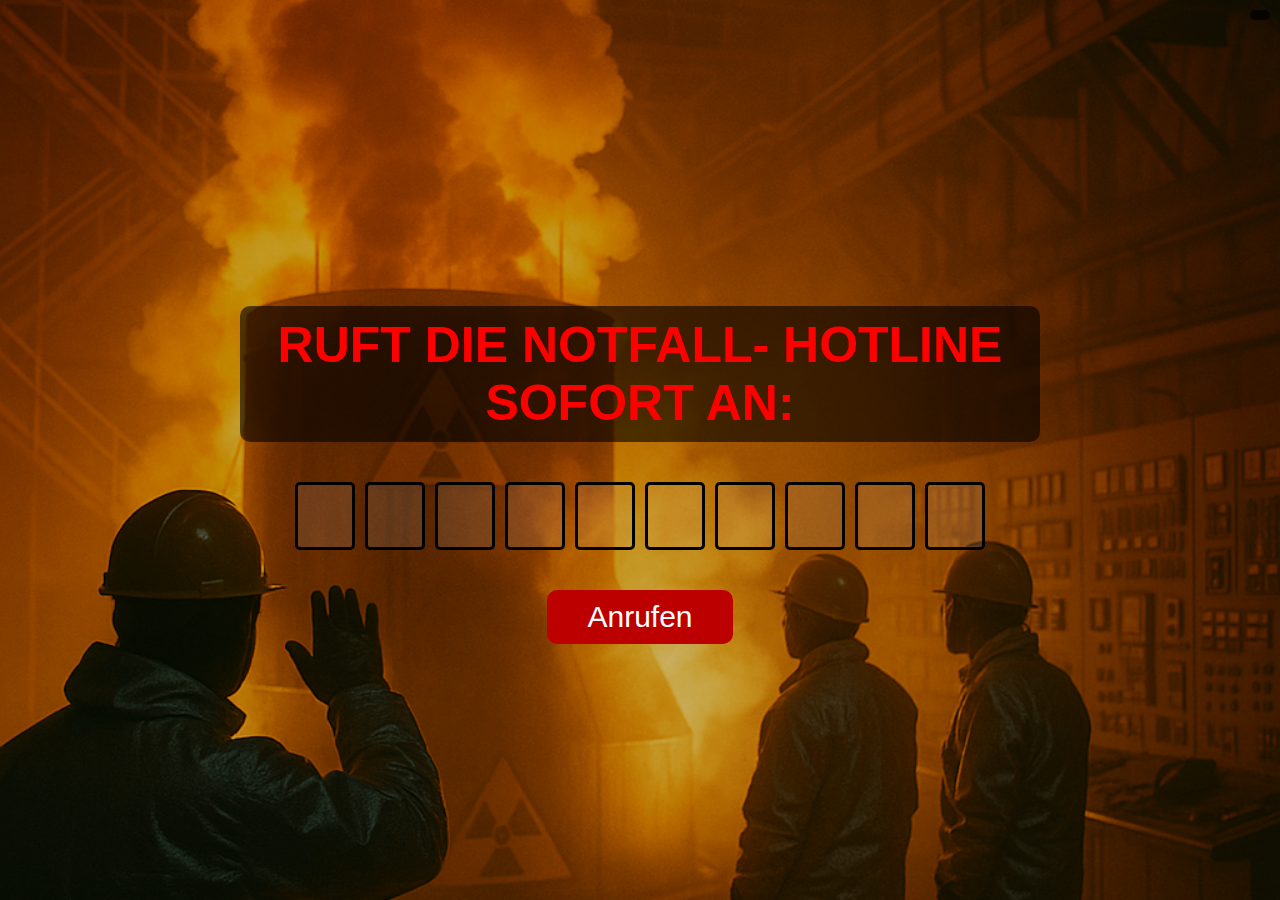
<file: Front-End (Client)/index1.html>
<!DOCTYPE html>
<html lang="de">
<head>
    <meta charset="UTF-8">
    <meta name="viewport" content="width=device-width, initial-scale=1.0">
    <title>Notfall Hotline</title>
    <link rel="stylesheet" href="style1.css">
     <link href="https://fonts.googleapis.com/css2?family=VT323&display=swap" rel="stylesheet">
  <link href="https://fonts.googleapis.com/css2?family=Press+Start+2P&display=swap" rel="stylesheet">
</head>
<body>

    <div class="background"></div>

    <div class="container">

        <p class="red-instruction">RUFT DIE NOTFALL- HOTLINE SOFORT AN:</p>

        <div class="number-inputs">
            <input type="text" maxlength="1">
            <input type="text" maxlength="1">
            <input type="text" maxlength="1">
            <input type="text" maxlength="1">
            <input type="text" maxlength="1">
            <input type="text" maxlength="1">
            <input type="text" maxlength="1">
            <input type="text" maxlength="1">
            <input type="text" maxlength="1">
            <input type="text" maxlength="1">
        </div>

        <button class="call-button">Anrufen</button>

        <div id="error-message" class="hidden">
            ❌ Falsche Nummer! Versucht es nochmal.
        </div>

        <div id="instruction" class="hidden">
            📞 Verbindung hergestellt! 
        </div>

        <audio id="callSound" src="sounds/Audio1.mp3"></audio>
        <button id="nextPageBtn" class="next-btn" style="display: none;" onclick="window.location.href='index2.html'">
            Weiter
        </button>

          <div id="globalTimer" style="position: fixed; top: 10px; right: 10px; font-size: 1.5em; background: rgba(0,0,0,0.7); color: white; padding: 5px 10px; border-radius: 5px; z-index: 1000;">
          </div>
          <script src="script_Timer.js"></script> <!-- Timer zuerst -->
        <script src="script1.js"></script>       <!-- dein Spielscript danach -->
</body>
</html>
</file>
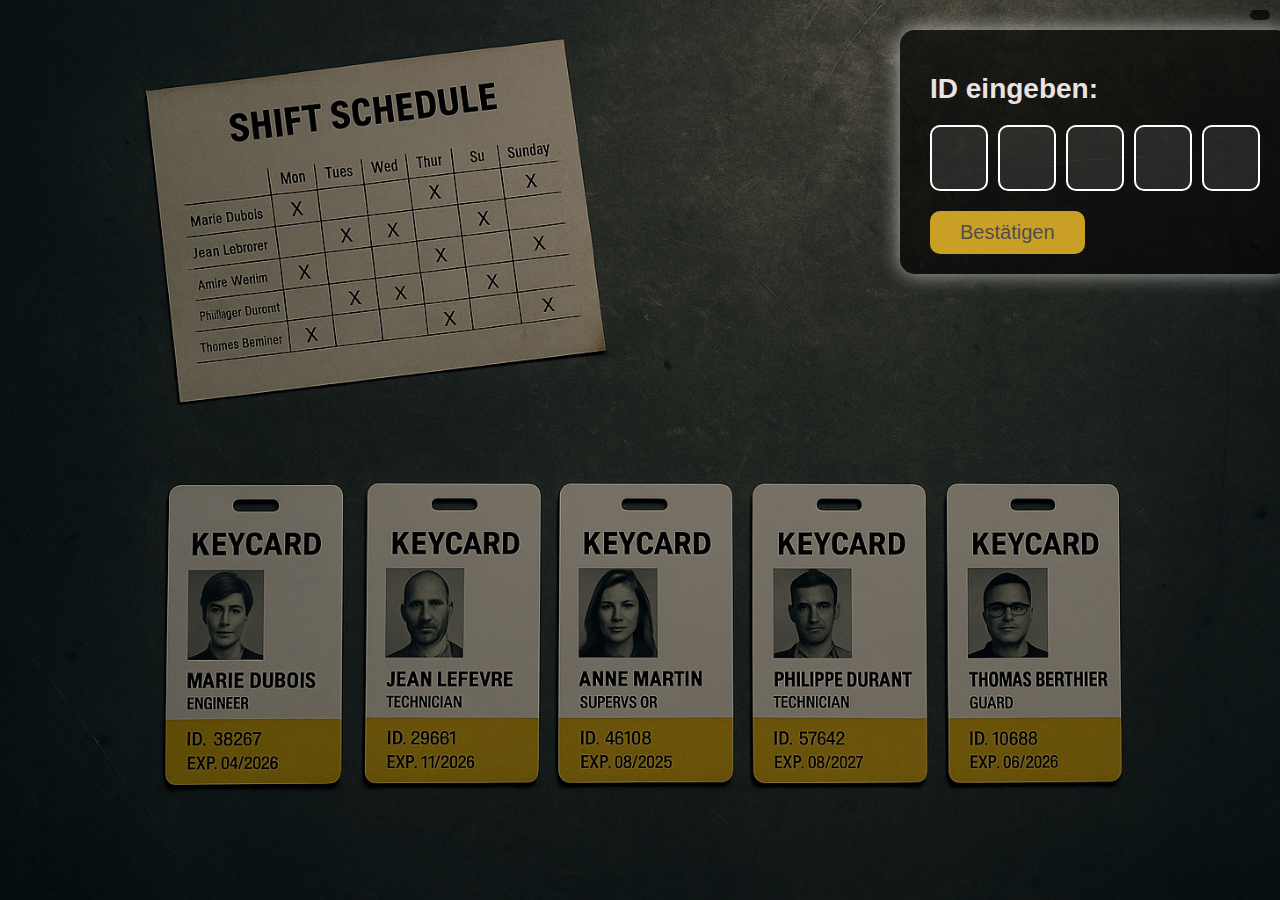
<file: Front-End (Client)/index2.html>
<!DOCTYPE html>
<html lang="de">
<head>
  <meta charset="UTF-8">
  <meta name="viewport" content="width=device-width, initial-scale=1.0">
  <title>ID Eingabe</title>
  <link rel="stylesheet" href="style2.css">
  <link href="https://fonts.googleapis.com/css2?family=VT323&display=swap" rel="stylesheet">
  <link href="https://fonts.googleapis.com/css2?family=Press+Start+2P&display=swap" rel="stylesheet">
</head>
<body>

  <div class="background"></div>


  <div class="input-section">
    <h2>ID eingeben:</h2>
    <div class="number-inputs">
      <input type="text" maxlength="1">
      <input type="text" maxlength="1">
      <input type="text" maxlength="1">
      <input type="text" maxlength="1">
      <input type="text" maxlength="1">
    </div>
    <button id="check-btn" class="submit-button">Bestätigen</button>

    <div id="instruction" class="hidden">
      ✅ Richtige ID! Zugriff gewährt.
    </div>
  </div>

  <button id="nextPageBtn" class="next-btn" style="display: none;" onclick="window.location.href='index3.html'">
    Weiter
  </button>

  <div id="globalTimer" style="position: fixed; top: 10px; right: 10px; font-size: 1.5em; background: rgba(0,0,0,0.7); color: white; padding: 5px 10px; border-radius: 5px; z-index: 1000;">
  </div>
  <script>
    document.addEventListener('click', () => {
      const audio = document.getElementById('startAudio');
      audio.play().catch(err => console.warn("Play-Fehler:", err));
    }, { once: true });
  </script>
  <script src="script_Timer.js"></script>
  <script src="script2.js"></script>
</body>
</html>
</file>
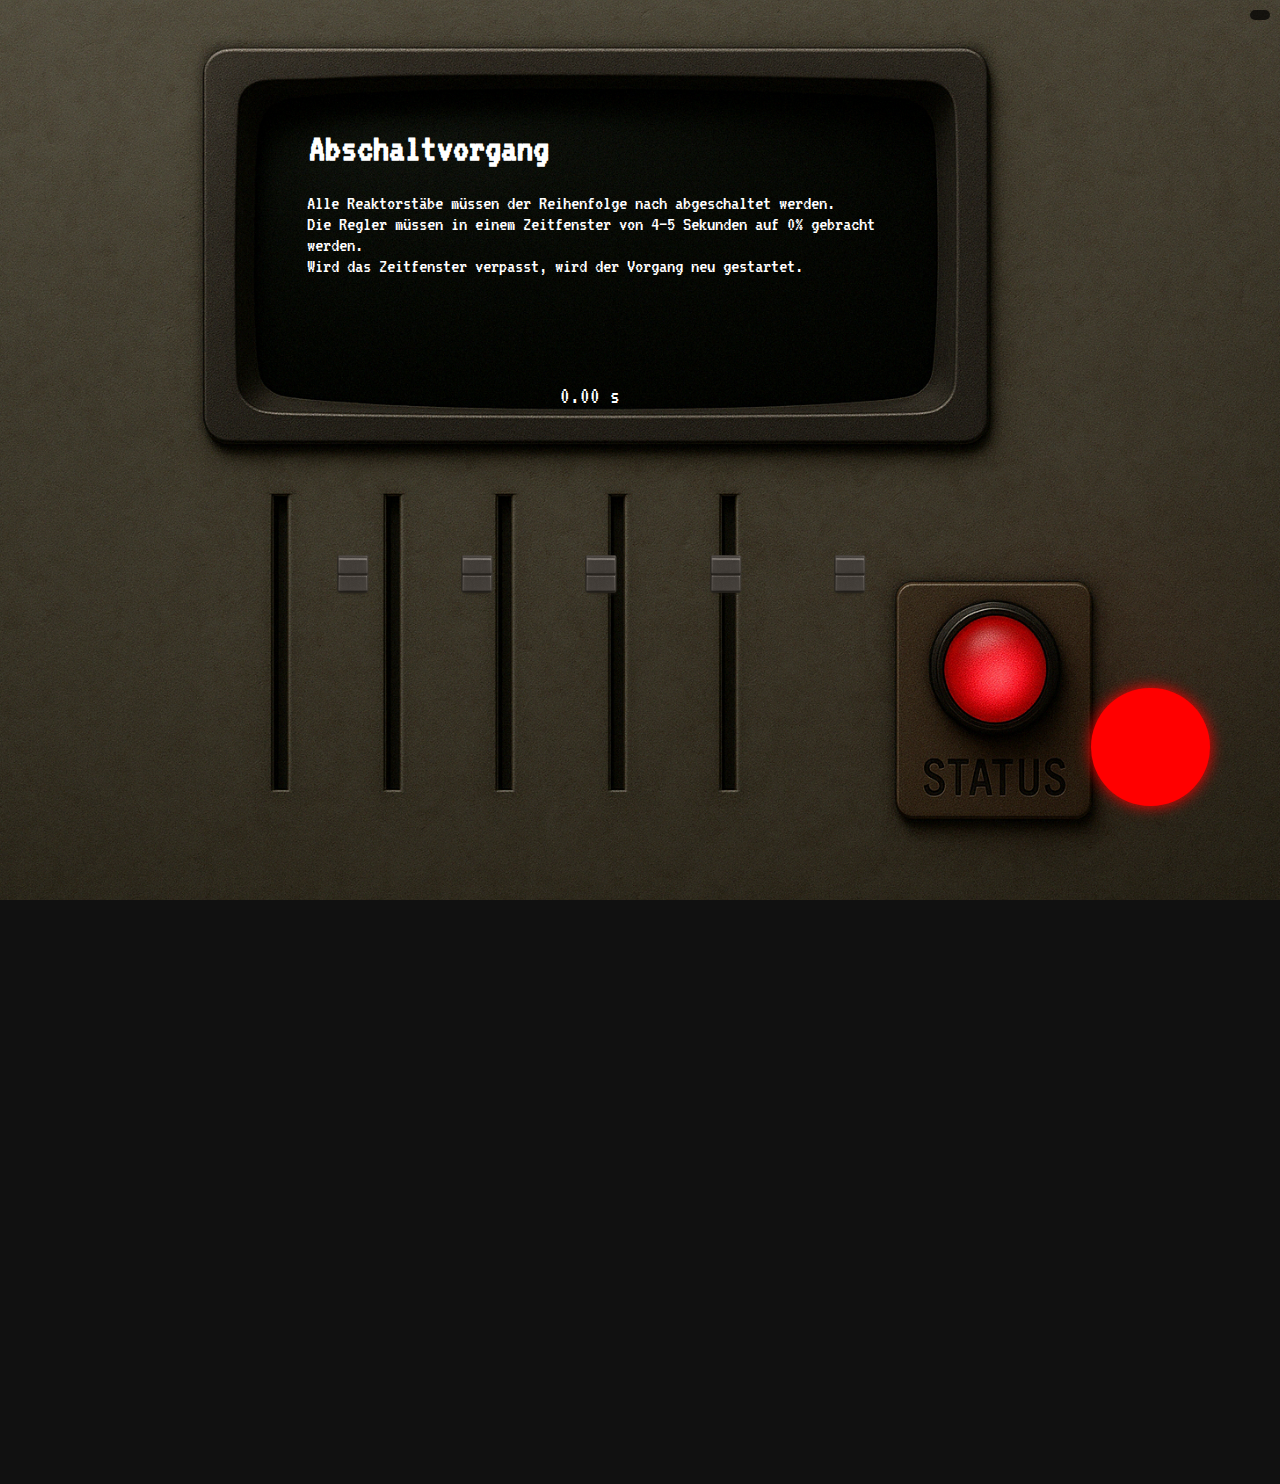
<file: Front-End (Client)/index3.html>
<!DOCTYPE html>
<html lang="de">
<head>
  <meta charset="UTF-8">
  <title>Reaktor Abschaltung</title>
  <link rel="stylesheet" href="style3.css">
  <link href="https://fonts.googleapis.com/css2?family=VT323&display=swap" rel="stylesheet">
  <link href="https://fonts.googleapis.com/css2?family=Press+Start+2P&display=swap" rel="stylesheet">
</head>
<body>
  <audio id="startAudio" src="sounds/Audio2.mp3"></audio>
  <h1>Abschaltvorgang</h1>

  <div class="instruction">
    Alle Reaktorstäbe müssen der Reihenfolge nach abgeschaltet werden. <br>
    Die Regler müssen in einem Zeitfenster von 4–5 Sekunden auf 0% gebracht werden. <br>
    Wird das Zeitfenster verpasst, wird der Vorgang neu gestartet.
  </div>

  <div class="status" id="status"></div>
  <div class="timer" id="timer">0.00 s</div>

  <div id="sliders">
    <div class="slider-container">
      <div class="slider-wrapper">
        <input type="range" min="0" max="100" value="0" class="slider">
        <img src="images/Knopf.png" class="knopf" alt="Knopf">
      </div>
    </div>
    <div class="slider-container">
      <div class="slider-wrapper">
        <input type="range" min="0" max="100" value="0" class="slider">
        <img src="images/Knopf.png" class="knopf" alt="Knopf">
      </div>
    </div>
    <div class="slider-container">
      <div class="slider-wrapper">
        <input type="range" min="0" max="100" value="0" class="slider">
        <img src="images/Knopf.png" class="knopf" alt="Knopf">
      </div>
    </div>
    <div class="slider-container">
      <div class="slider-wrapper">
        <input type="range" min="0" max="100" value="0" class="slider">
        <img src="images/Knopf.png" class="knopf" alt="Knopf">
      </div>
    </div>
    <div class="slider-container">
      <div class="slider-wrapper">
        <input type="range" min="0" max="100" value="0" class="slider">
        <img src="images/Knopf.png" class="knopf" alt="Knopf">
      </div>
    </div>
  </div>

  <div class="lamp" id="lamp"></div>
  <button id="nextPageBtn" class="next-btn" style="display: none;" onclick="window.location.href='index4.html'">
    Weiter
  </button>
  <div id="globalTimer" style="position: fixed; top: 10px; right: 10px; font-size: 1.5em; background: rgba(0,0,0,0.7); color: white; padding: 5px 10px; border-radius: 5px; z-index: 1000;">
  </div>
  <script>
    document.addEventListener('click', () => {
      const audio = document.getElementById('startAudio');
      audio.play().catch(err => console.warn("Play-Fehler:", err));
    }, { once: true });
  </script>
  <script src="script_Timer.js"></script>
  <script src="script3.js"></script>
</body>
</html>
</file>
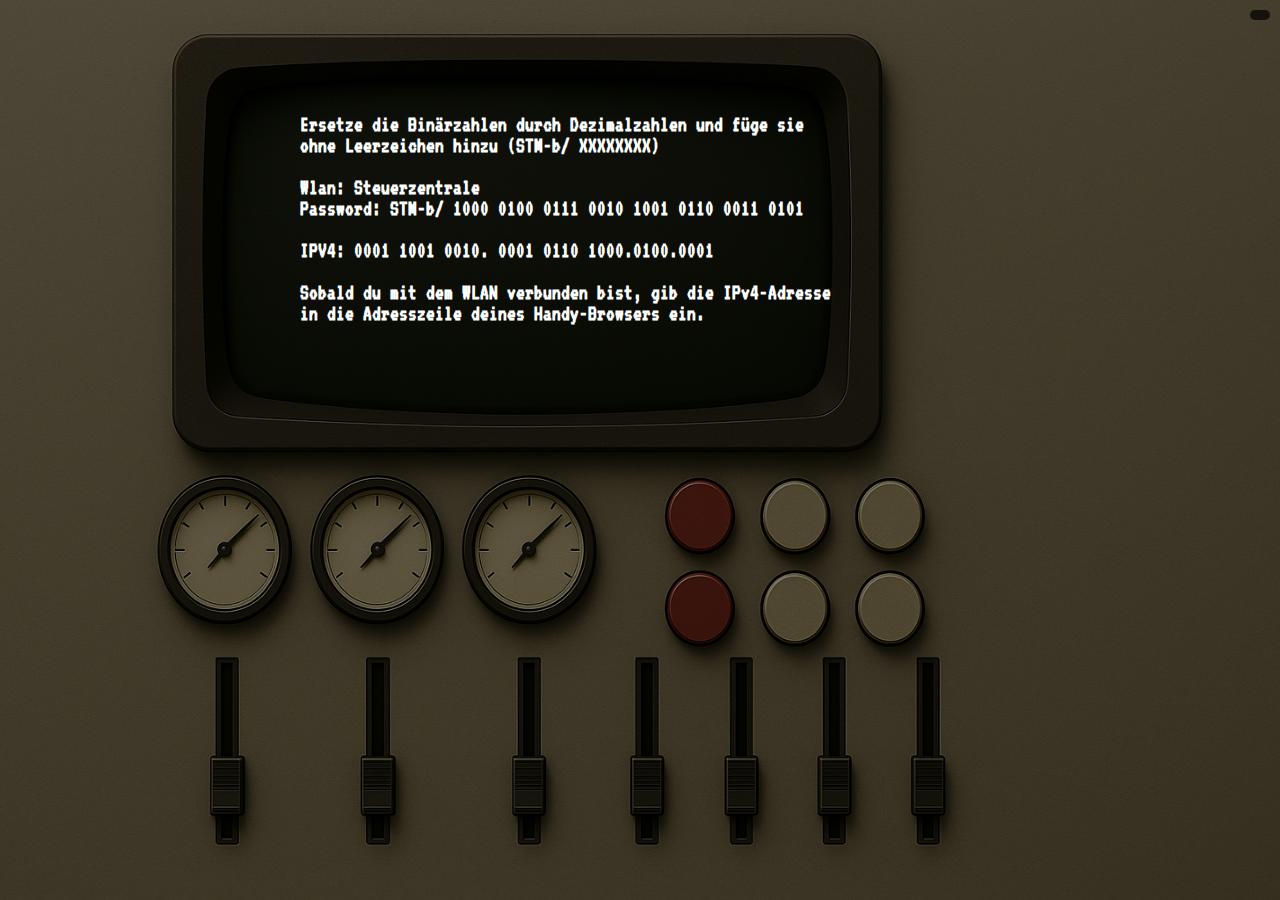
<file: Front-End (Client)/index4_1.html>
<!DOCTYPE html>
<html lang="de">
<head>
  <meta charset="UTF-8">
  <meta name="viewport" content="width=device-width, initial-scale=1.0">
  <title>Hintergrundbild mit Text</title>
  <link href="https://fonts.googleapis.com/css2?family=VT323&display=swap" rel="stylesheet">
  <link href="https://fonts.googleapis.com/css2?family=Press+Start+2P&display=swap" rel="stylesheet">
  <style>
    html, body {
      height: 100%;
      margin: 0;
      padding: 0;
      overflow: hidden;
      font-family: 'VT323', monospace;
    }

    body {
      position: relative;
    }

    .background-image {
      position: absolute;
      top: 0;
      left: 0;
      width: 100vw;
      height: 100vh;
      object-fit: cover;
      z-index: -1;
    }

    .overlay {
      position: absolute;
      top: 0;
      left: 0;
      width: 100vw;
      height: 100vh;
      background-color: rgba(0, 0, 0, 0.5);
      display: flex;
      justify-content: center;
      align-items: center;
      padding: 40px;
      box-sizing: border-box;
    }

    .overlay h1 {
      position: absolute;
      top: 100px;
      left: 300px;
      color: white;
      max-width: 42%;
      font-size: 1.35em;
    }

    .next-btn {
      position: fixed;
      top: 62%;
      left: 80%;
      transform: translate(-50%, -50%);
      padding: 0.5rem 0.5rem;
      font-size: 1.6rem;
      background-color: #00ff00;
      color: black;
      font-family: 'Press Start 2P', cursive;
      text-decoration: none;
      border: 2px solid black;
      border-radius: 10px;
      box-shadow: 0 0 10px lime;
      transition: all 0.3s ease;
      z-index: 9999;
      display: none;
    }

    .next-btn:hover {
      background-color: #00cc00;
      box-shadow: 0 0 15px lime;
    }
  </style>
</head>
<body>
  <img src="images/background4.png" alt="Hintergrund" class="background-image">
  <audio id="startAudio" src="sounds/Audio4.mp3"></audio>
  <div class="overlay">
    <h1>
      Ersetze die Binärzahlen durch Dezimalzahlen und füge sie ohne Leerzeichen hinzu (STM-b/ XXXXXXXX)<br><br>
      Wlan: Steuerzentrale <br>
      Password: STM-b/ 1000 0100 0111 0010 1001 0110 0011 0101 <br> <br>
      IPV4: 0001 1001 0010. 0001 0110 1000.0100.0001
      <br><br>
      Sobald du mit dem WLAN verbunden bist, gib die IPv4-Adresse in die Adresszeile deines Handy-Browsers ein.
    </h1>
  </div>

  <button id="nextPageBtn" class="next-btn" onclick="window.location.href='index5.html'">
    Weiter
  </button>

  <div id="globalTimer" style="position: fixed; top: 10px; right: 10px; font-size: 1.5em; background: rgba(0,0,0,0.7); color: white; padding: 5px 10px; border-radius: 5px; z-index: 1000;">
  </div>

  <script src="script_Timer.js"></script>
  <script>
    startOrResumeTimer(); // 20 Minuten
  
    function sende(ip, path) {
      fetch(`http://${ip}/${path}`)
        .then(res => res.text())
        .then(t => console.log(`[${ip}/${path}] OK`, t))
        .catch(err => console.error(`[${ip}/${path}] FEHLER`, err));
    }
  
    setInterval(() => {
      fetch("http://192.168.4.1/status")
        .then(res => res.text())
        .then(state => {
          console.log("Antwort von /status:", state);
          if (state.trim() === "true") {
            // LEDs umschalten vor Weiterleitung
            sende("192.168.4.2", "red-off");
            sende("192.168.4.2", "green-on");
  
            // 1 Sekunde warten, dann weiterleiten
            setTimeout(() => {
              window.location.href = "end.html";
            }, 1000);
          }
        })
        .catch(err => console.error("Fehler beim Abruf von /status", err));
    }, 1000);

    document.addEventListener('click', () => {
      const audio = document.getElementById('startAudio');
      audio.play().catch(err => console.warn("Play-Fehler:", err));
    }, { once: true });
  </script>
  
</body>
</html>
</file>
<file: Front-End (Client)/style1.css>
body, html {
    margin: 0;                /* Kein Außenabstand */
    padding: 0;               /* Kein Innenabstand */
    height: 100%;             /* Ganze Fensterhöhe */
    font-family: 'Orbitron', sans-serif;  /* Schriftart */
    color: white;             /* Standardtextfarbe */
    display: flex;            /* Flexbox für Zentrierung */
    justify-content: center; /* Horizontal zentrieren */
    align-items: center;     /* Vertikal zentrieren */
    overflow: hidden;        /* Scrollen verhindern */
}

.background {
    position: absolute;
    top: 0;
    left: 0;
    width: 100%;
    height: 100%;
    background-image: url('images/Szenario.png'); /* Dein Bild */
    background-size: cover;
    background-position: center;
    filter: brightness(0.8);
    z-index: -1;
}

.container {
    text-align: center;
    max-width: 800px;
    padding: 20px;
}

.red-instruction {
    font-size: 50px; 
    color: red;
    font-weight: bold;
    margin-bottom: 20px;
    background: rgba(0, 0, 0, 0.6);
    padding: 10px 20px;
    border-radius: 10px;
    display: inline-block;
    animation: warningBlink 1s infinite; /* <- Animation hinzufügen! */
}

.number-inputs {
    display: flex;
    justify-content: center;
    flex-wrap: wrap;
    gap: 10px;
    margin: 20px 0;
    
}

.number-inputs input {
    width: 50px;
    height: 60px;
    font-size: 30px;
    text-align: center;
    border-radius: 5px;
    border: 3px solid rgb(0, 0, 0);
    background: rgba(242, 242, 242, 0.1);
    color: rgb(0, 0, 0);
}

.call-button {
    background-color: rgb(188, 0, 0);
    color: white;
    font-size: 30px;
    padding: 10px 40px;
    border: none;
    border-radius: 10px;
    cursor: pointer;
    margin-top: 20px;
}

.call-button:hover {
    background-color: darkred;
}

.hidden {
    display: none;
}

#instruction {
    margin-top: 20px;
    font-size: 22px;
    background: rgba(0, 0, 0, 0.7);
    padding: 15px;
    border-radius: 10px;
}

#error-message.hidden {
    background: rgba(255, 0, 0, 0.15); /* leicht roter Hintergrund */
    color: #ff3333;                   /* kräftiges Rot für den Text */
    font-size: 22px;
    font-weight: bold;
    padding: 12px 20px;
    border: 2px solid #ffffff;
    border-radius: 10px;
    margin-top: 20px;
    text-align: center;
    display: none; /* Start: unsichtbar */
}
#error-message{
    background: rgba(0, 0, 0, 0.15); /* leicht roter Hintergrund */
    color: #ffffff;                   /* kräftiges Rot für den Text */
    font-size: 22px;
    font-weight: bold;
    padding: 12px 20px;
    
    margin-top: 20px;
    text-align: center;
}

@keyframes warningBlink {
    0%, 100% {
        color: red;
        text-shadow: 0 0 10px red, 0 0 20px red;
    }
    50% {
        color: rgb(106, 18, 4);
        text-shadow: 0 0 20px white, 0 0 30px red;
    }
}

.next-btn {
    position: fixed;
    top: 85%;
    left: 50.5%;
    transform: translate(-50%, -50%);
    padding: 0.5rem 0.5rem;
    font-size: 1.6rem;
    background-color: #00ff00;
    color: black;
    font-family: 'Press Start 2P', cursive;
    text-decoration: none;
    border: 2px solid black;
    border-radius: 10px;
    box-shadow: 0 0 10px lime;
    transition: all 0.3s ease;
    z-index: 9999;
    display: none;
  }
  
  .next-btn:hover {
    background-color: #00cc00;
    box-shadow: 0 0 15px lime;
  }
</file>
<file: Front-End (Client)/style2.css>
body, html {
    margin: 0;
    padding: 0;
    height: 100%;
    font-family: 'Orbitron', sans-serif;
    overflow: hidden;
}

.background {
    position: absolute;
    top: 0;
    left: 0;
    width: 100%;
    height: 100%;
    background-image: url('images/Schichtplan.png'); /* Dein Bild */
    background-size: cover;
    background-position: center;
    filter: brightness(0.8);
    z-index: -1;
}

.input-section {
    position: absolute;
    top: 30px;
    left: 900px;
    background: rgba(0, 0, 0, 0.6);
    padding: 20px 30px;
    border-radius: 15px;
    box-shadow: 0 0 20px rgba(241, 240, 240, 0.7);
}

.input-section h2 {
    color: rgb(235, 227, 227);
    font-size: 28px;
    margin-bottom: 20px;
}

.number-inputs {
    display: flex;
    gap: 10px;
}

.number-inputs input {
    width: 50px;
    height: 60px;
    font-size: 26px;
    text-align: center;
    border: 2px solid white;
    border-radius: 10px;
    background: rgba(255, 255, 255, 0.1);
    color: rgb(192, 161, 35);
    outline: none;
    transition: 0.3s;
}

.number-inputs input:focus {
    background: rgba(255, 255, 255, 0.3);
    border-color: rgb(244, 233, 233);
}

.submit-button {
    margin-top: 20px;
    background: rgb(201, 160, 37);
    color: rgb(81, 77, 77);
    padding: 10px 30px;
    border: none;
    border-radius: 10px;
    font-size: 20px;
    cursor: pointer;
    transition: background 0.3s;
}

.submit-button:hover {
    background: darkred;
}

.hidden {
    display: none;
}

#instruction {
    margin-top: 20px;
    color: lime;
    font-size: 22px;
}

.next-btn {
    position: fixed;
    top: 45%;
    left: 76%;
    transform: translate(-50%, -50%);
    padding: 0.5rem 0.5rem;
    font-size: 1.6rem;
    background-color: #00ff00;
    color: black;
    font-family: 'Press Start 2P', cursive;
    text-decoration: none;
    border: 2px solid black;
    border-radius: 10px;
    box-shadow: 0 0 10px lime;
    transition: all 0.3s ease;
    z-index: 9999;
    display: none;
  }
  
  .next-btn:hover {
    background-color: #00cc00;
    box-shadow: 0 0 15px lime;
  }
</file>
<file: Front-End (Client)/style3.css>
body {
  position: relative;
  font-family: 'VT323', monospace;
  background: #111;
  color: white;
  background-image: url('images/Konsole\ .png');
  background-size: cover;
  background-position: center;
  background-repeat: no-repeat;
  background-attachment: fixed;
  margin: 0;
  padding: 0;
  height: 100%;
  overflow: hidden;
}

h1 {
  position: absolute;
  top: 8rem;
  left:33.5%;
  transform: translateX(-50%);
  font-size: 2.5rem;
  color: white;
  text-align: center;
  margin: 0;
}

.instruction {
  position: absolute;
  top: 12rem;
  left: 46.5%;
  transform: translateX(-50%);
  font-size: 1.3rem;
  text-align: left;
  max-width: 45%;
  color: white;
}

.status {
  position: absolute;
  top: 21.5rem;
  left: 22.7rem;
  font-size: 1.25rem;
  font-weight: bold;
  min-height: 2rem;
}

.timer {
  position: absolute;
  top: 24rem;
  left: 35rem;
  font-size: 1.5rem;
  min-height: 1.8rem;
}

#sliders {
  position: absolute;
  top: 32.75rem;
  left: 21.1rem;
  display: flex;
  justify-content: center;
  align-items: flex-end;
  gap: 5.9rem;
}

.slider-container {
  display: flex;
  flex-direction: column;
  align-items: center;
  position: relative;
  height: 60rem;
}

input[type=range] {
  writing-mode: tb-rl;
  -webkit-appearance: none;
  appearance: none;
  width: 1.875rem;
  height: 23.5rem;
  background: transparent;
  border: none;
  opacity: 1;
  pointer-events: auto;
}

input[type=range].active {
  pointer-events: auto;
  opacity: 1;
}

input[type=range].done {
  background: transparent;
}

/* Chrome, Edge, Safari */
input[type=range]::-webkit-slider-thumb {
  -webkit-appearance: none;
  background: transparent;
  border: none;
  width: 40px;
  height: 40px;
}

input[type=range]::-webkit-slider-runnable-track {
  background: transparent;
  border: none;
}

/* Firefox */
input[type=range]::-moz-range-thumb {
  background: transparent;
  border: none;
  width: 40px;
  height: 40px;
}

input[type=range]::-moz-range-track {
  background: transparent;
  border: none;
}
.lamp {
  position: absolute;
  top: 43rem;
  left: 68.2rem;
  width: 7.4rem;
  height: 7.4rem;
  border-radius: 50%;
  background-color: red;
  box-shadow: 0 0 0.9375rem red;
  transition: background-color 0.4s, box-shadow 0.4s;
}

.lamp.green {
  background-color: lime;
  box-shadow: 0 0 1.25rem lime;
}

@keyframes blink {
  0%, 100% {
    background-color: red;
    box-shadow: 0 0 0.625rem red;
  }
  50% {
    background-color: #550000;
    box-shadow: 0 0 0.125rem #550000;
  }
}

.lamp.blinking {
  animation: blink 1s infinite;
}
.slider-wrapper {
position: relative;
width: 1.875rem;
height: 18.75rem;
}

.knopf {
position: absolute;
top: 0;
left: 50%;
transform: translateX(-50%);
width: 5.5rem;
pointer-events: none;
z-index: 2;
}

.next-btn {
  position: fixed;
  top: 62%;
  left: 76%;
  transform: translate(-50%, -50%);
  padding: 0.5rem 0.5rem;
  font-size: 1.6rem;
  background-color: #00ff00;
  color: black;
  font-family: 'Press Start 2P', cursive;
  text-decoration: none;
  border: 2px solid black;
  border-radius: 10px;
  box-shadow: 0 0 10px lime;
  transition: all 0.3s ease;
  z-index: 9999;
  display: none;
}

.next-btn:hover {
  background-color: #00cc00;
  box-shadow: 0 0 15px lime;
}
</file>
